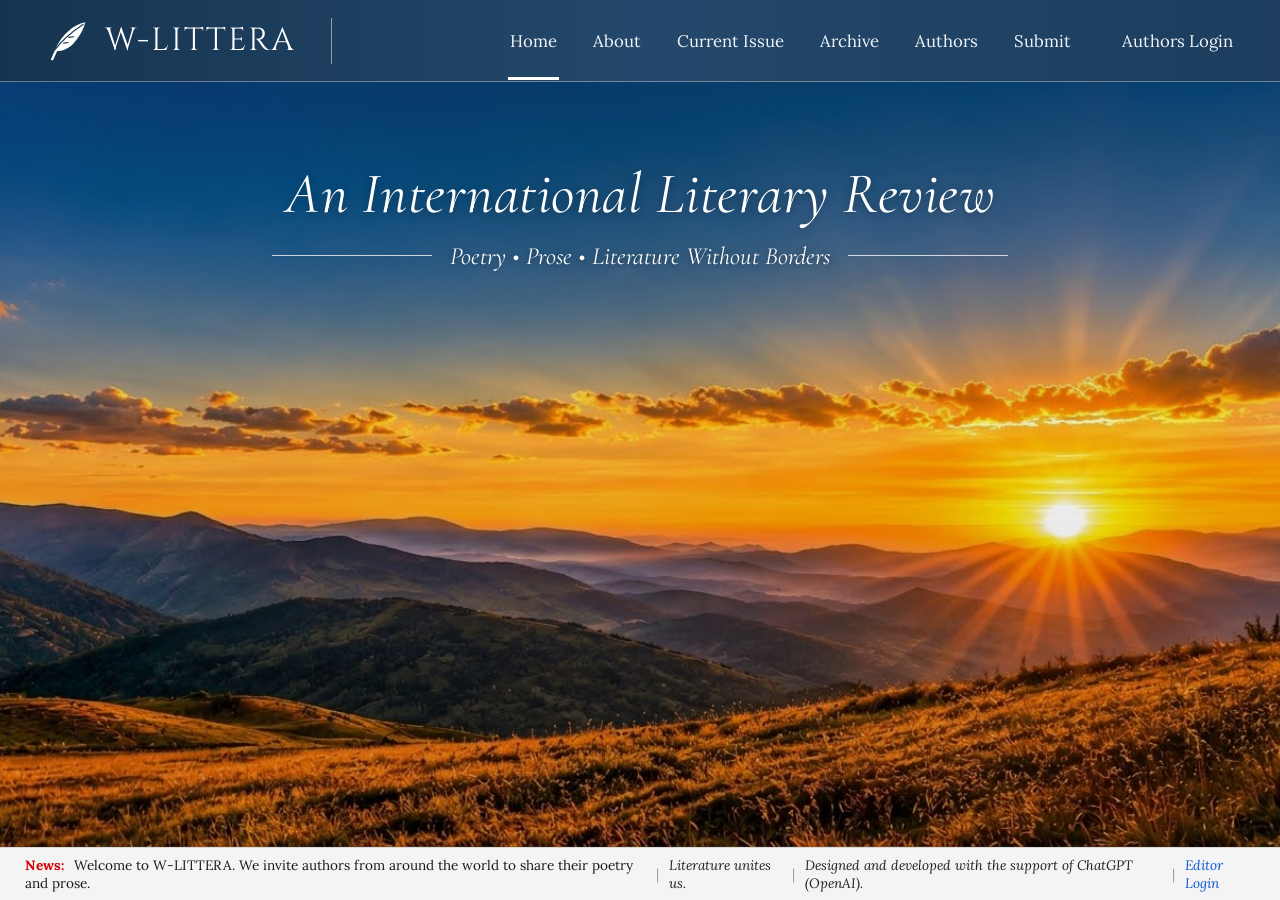
<file: index.html>
<!DOCTYPE html>
<html lang="ro">
<head>
    <meta charset="UTF-8">
    <meta name="viewport" content="width=device-width, initial-scale=1.0">
    <title>W-LITTERA | An International Literary Review</title>
    <!-- Fonturi Google similare cu cele din imagine -->
    <link rel="preconnect" href="https://googleapis.com">
    <link rel="preconnect" href="https://gstatic.com" crossorigin>
    <link href="https://fonts.googleapis.com/css2?family=Cinzel:wght@400;600&family=Cormorant+Garamond:ital,wght@0,400;0,600;1,400&family=Lora:ital,wght@0,400;0,500;1,400&display=swap" rel="stylesheet">
    <link rel="stylesheet" href="style.css">
</head>
<body>

    <!-- Bara de navigare (Header) -->
    <header class="navbar">
        <div class="logo-container">
            <!-- Iconiță pană de scris (SVG) -->
            <svg class="quill-icon" viewBox="0 0 64 64" fill="none" xmlns="http://www.w3.org/2000/svg">
                <path d="M56 6C42 8 24 22 14 44L8 58L11 59L17 46C22 46 31 44 39 36C48 27 54 15 56 6Z" fill="white"/>
                <path d="M14 44C23 32 36 20 53 9" stroke="#183856" stroke-width="1.5" stroke-linecap="round"/>
                <path d="M26 35L32 34M33 27L40 26" stroke="#183856" stroke-width="1.5" stroke-linecap="round"/>
            </svg>
            <span class="logo-text">W-LITTERA</span>
        </div>

        <div class="header-divider"></div>

        <nav class="nav-links">
            <a href="#" class="active">Home</a>
            <a href="#">About</a>
            <a href="#">Current Issue</a>
            <a href="#">Archive</a>
            <a href="#">Authors</a>
            <a href="submit.html">Submit</a>
            <a href="#" class="authors-login">Authors Login</a>
        </nav>
    </header>

    <!-- Secțiunea principală (Hero cu răsărit) -->
    <main class="hero-section">
        <div class="hero-overlay"></div>
        <div class="hero-content">
            <h1 class="main-title">An International Literary Review</h1>
            <div class="subtitle-wrapper">
                <span class="line"></span>
                <p class="subtitle">Poetry &bull; Prose &bull; Literature Without Borders</p>
                <span class="line"></span>
            </div>
        </div>
    </main>

    <!-- Bara de jos (Footer / News ticker) -->
    <footer class="bottom-bar">
        <div class="news-item">
            <span class="news-label">News:</span>
            Welcome to W-LITTERA. We invite authors from around the world to share their poetry and prose.
        </div>
        <div class="footer-sep">|</div>
        <div class="footer-italic">Literature unites us.</div>
        <div class="footer-sep">|</div>
        <div class="footer-italic">Designed and developed with the support of ChatGPT (OpenAI).</div>
        <div class="footer-sep">|</div>
        <div class="editor-login">
            <a href="#">Editor Login</a>
        </div>
    </footer>

</body>
</html>
</file>
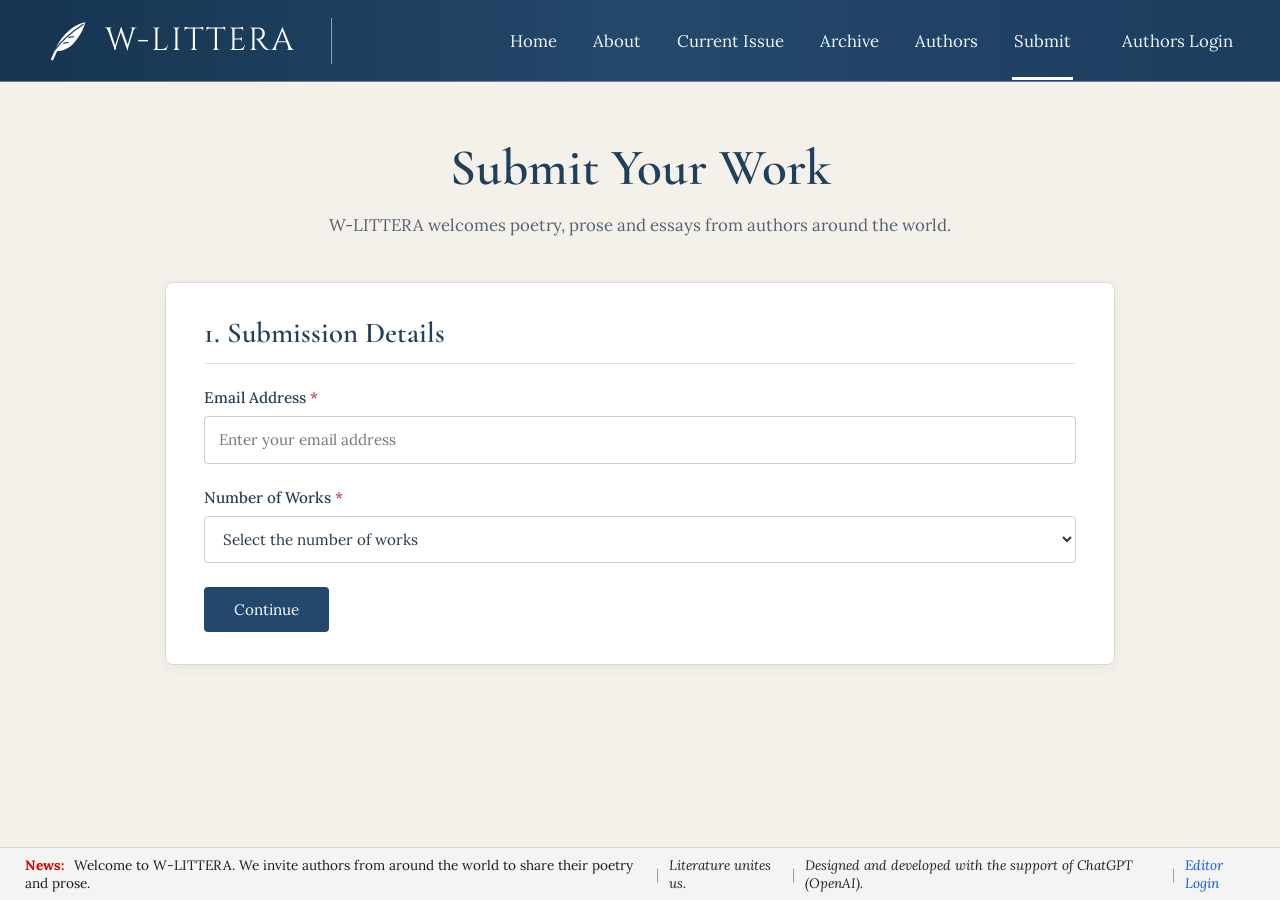
<file: submit.html>
<!DOCTYPE html>
<html lang="en">
<head>
    <meta charset="UTF-8">
    <meta name="viewport" content="width=device-width, initial-scale=1.0">

    <title>Submit Your Work | W-LITTERA</title>

    <link rel="preconnect" href="https://fonts.googleapis.com">
    <link rel="preconnect" href="https://fonts.gstatic.com" crossorigin>

    <link href="https://fonts.googleapis.com/css2?family=Cinzel:wght@400;600&family=Cormorant+Garamond:ital,wght@0,400;0,600;1,400&family=Lora:ital,wght@0,400;0,500;1,400&display=swap" rel="stylesheet">

    <link rel="stylesheet" href="style.css">
    <link rel="stylesheet" href="submit.css">
</head>

<body>

    <!-- HEADER -->
    <header class="navbar">

        <div class="logo-container">

            <svg class="quill-icon"
                 viewBox="0 0 64 64"
                 fill="none"
                 xmlns="http://www.w3.org/2000/svg">

                <path d="M56 6C42 8 24 22 14 44L8 58L11 59L17 46C22 46 31 44 39 36C48 27 54 15 56 6Z"
                      fill="white"/>

                <path d="M14 44C23 32 36 20 53 9"
                      stroke="#183856"
                      stroke-width="1.5"
                      stroke-linecap="round"/>

                <path d="M26 35L32 34M33 27L40 26"
                      stroke="#183856"
                      stroke-width="1.5"
                      stroke-linecap="round"/>

            </svg>

            <span class="logo-text">W-LITTERA</span>

        </div>

        <div class="header-divider"></div>

        <nav class="nav-links">
            <a href="index.html">Home</a>
            <a href="#">About</a>
            <a href="#">Current Issue</a>
            <a href="#">Archive</a>
            <a href="#">Authors</a>
            <a href="submit.html" class="active">Submit</a>
            <a href="#" class="authors-login">Authors Login</a>
        </nav>

    </header>


    <!-- MAIN CONTENT -->
    <main class="submit-main">

        <div class="submit-container">

            <div class="submit-heading">
                <h1>Submit Your Work</h1>

                <p>
                    W-LITTERA welcomes poetry, prose and essays
                    from authors around the world.
                </p>
            </div>


            <!-- PART 1: EMAIL AND NUMBER OF WORKS -->
            <section class="form-section">

                <h2>1. Submission Details</h2>

                <form id="initialForm">

                    <div class="form-group">

                        <label for="authorEmail">
                            Email Address <span class="required">*</span>
                        </label>

                        <input
                            type="email"
                            id="authorEmail"
                            name="email"
                            placeholder="Enter your email address"
                            autocomplete="email"
                            required
                        >

                    </div>


                    <div class="form-group">

                        <label for="workCount">
                            Number of Works <span class="required">*</span>
                        </label>

                        <select id="workCount" name="workCount" required>

                            <option value="">Select the number of works</option>
                            <option value="1">1 work</option>
                            <option value="2">2 works</option>
                            <option value="3">3 works</option>
                            <option value="4">4 works</option>

                        </select>

                    </div>


                    <button type="button" id="continueButton" class="primary-button">
                        Continue
                    </button>

                </form>

            </section>



            <!-- PARTS 2 AND 3 -->
            <div id="submissionDetails" hidden>


                <!-- PART 2: AUTHOR INFORMATION -->
                <section class="form-section">

                    <h2>2. Author Information</h2>

                    <p class="section-description">
                        Please provide your author information.
                       If you have submitted work to W-LITTERA before, 
                        your author information will be retrieved automatically using your email address. 
                        You may update your biography and photograph when submitting new work.
                    </p>


                    <div class="form-group">

                        <label for="firstName">
                            First Name <span class="required">*</span>
                        </label>

                        <input
                            type="text"
                            id="firstName"
                            name="firstName"
                            autocomplete="given-name"
                            required
                        >

                    </div>


                    <div class="form-group">

                        <label for="lastName">
                            Last Name <span class="required">*</span>
                        </label>

                        <input
                            type="text"
                            id="lastName"
                            name="lastName"
                            autocomplete="family-name"
                            required
                        >

                    </div>


                    <div class="form-group">

    <label for="biography">
        Author Biography <span class="required">*</span>
    </label>

    <p class="field-instruction">
        Your biography is required and must not exceed 80 words.
    </p>

    <textarea
        id="biography"
        name="biography"
        rows="5"
        placeholder="Write a short author biography..."
        required
    ></textarea>

    <div class="word-counter" id="biographyCounter">
        0 / 80 words
    </div>

</div>
                    

        


                    <div class="form-group">

                        <label for="authorPhoto">
                            Author Photograph (Optional)
                        </label>

                        <p class="field-instruction">
                            If you upload a photograph, it may be displayed
                            publicly on the W-LITTERA website.
                        </p>

                        <input
                            type="file"
                            id="authorPhoto"
                            name="authorPhoto"
                            accept="image/jpeg,image/png,image/webp"
                        >
                        <div id="authorPhotoPreview"></div>
                        <p id="authorPhotoStatus" class="field-instruction"></p>

                           

                        
                        <label class="consent-label">

                            <input
                                type="checkbox"
                                id="photoConsent"
                                name="photoConsent"
                            >

                            I agree to the public display of my photograph
                            on the W-LITTERA website.

                        </label>

                    </div>

                </section>



                <!-- PART 3: WORKS -->
                <section class="form-section">

                    <h2>3. Submission of Works</h2>

                    <p class="section-description">
                        Please complete a separate form for each work.
                    </p>

                    <div class="important-notice">

                        <strong>Important – Title of the Work</strong>

                        <p>
                            Please enter the title of your work in the
                            designated Title field only. Do not repeat
                            the title at the beginning of the submitted text.
                        </p>

                    </div>

                    <div id="worksContainer"></div>

                </section>


                <div class="submit-actions">

                    <button type="submit"
                            form="worksForm"
                            class="primary-button">
                        Submit Works
                    </button>

                </div>

            </div>

        </div>

    </main>



    <!-- FORM USED FOR VALIDATION -->
    <form id="worksForm" hidden></form>



    <!-- FOOTER -->
    <footer class="bottom-bar">

        <div class="news-item">

            <span class="news-label">News:</span>

            Welcome to W-LITTERA. We invite authors from around
            the world to share their poetry and prose.

        </div>

        <div class="footer-sep">|</div>

        <div class="footer-italic">
            Literature unites us.
        </div>

        <div class="footer-sep">|</div>

        <div class="footer-italic">
            Designed and developed with the support of ChatGPT (OpenAI).
        </div>

        <div class="footer-sep">|</div>

        <div class="editor-login">
            <a href="#">Editor Login</a>
        </div>

    </footer>



    <!-- TEMPORARY FRONTEND INTERACTION -->
    <script>

        const initialForm = document.getElementById("initialForm");
        const continueButton = document.getElementById("continueButton");

        const submissionDetails =
            document.getElementById("submissionDetails");

        const worksContainer =
            document.getElementById("worksContainer");

        const worksForm =
            document.getElementById("worksForm");
       
        // Store the ID of the author retrieved from the database.
            let currentAuthorId = null;

        // Count words, ignoring repeated spaces and line breaks.
        function countWords(text) {

            const trimmed = text.trim();

            if (!trimmed) {
                return 0;
            }

            return trimmed.split(/\s+/u).length;
        }


        // Create one work form for each selected work.
        function createWorkForms(numberOfWorks) {

            worksContainer.innerHTML = "";

            for (let i = 1; i <= numberOfWorks; i++) {

                const workSection = document.createElement("div");

                workSection.className = "work-card";

                workSection.innerHTML = `

                    <h3>Work ${i}</h3>

                    <div class="form-group">

                        <label for="workType${i}">
                            Work Type <span class="required">*</span>
                        </label>

                        <select id="workType${i}" required>

                            <option value="">Select work type</option>
                            <option value="poetry">Poetry</option>
                            <option value="prose">Prose</option>
                            <option value="essay">Essay</option>

                        </select>

                    </div>


                    <div class="form-group">

                        <label for="workTitle${i}">
                            Title <span class="required">*</span>
                        </label>

                        <input
                            type="text"
                            id="workTitle${i}"
                            required
                            placeholder="Enter the title of your work"
                        >

                    </div>


                    <div class="form-group">

                        <label for="workText${i}">
                            Full Text <span class="required">*</span>
                        </label>

                        <p class="field-instruction">
                            Each work must not exceed 1,000 words.
                        </p>

                        <textarea
                            id="workText${i}"
                            rows="10"
                            required
                            placeholder="Enter the full text of your work..."
                        ></textarea>

                        <div class="word-counter"
                             id="workCounter${i}">
                            0 / 1,000 words
                        </div>

                    </div>

                `;

                worksContainer.appendChild(workSection);


                const textArea =
                    document.getElementById(`workText${i}`);

                const counter =
                    document.getElementById(`workCounter${i}`);


                textArea.addEventListener("input", function () {

                    const words = countWords(this.value);

                    counter.textContent =
                        `${words.toLocaleString()} / 1,000 words`;

                    counter.classList.toggle(
                        "limit-exceeded",
                        words > 1000
                    );

                });

            }

        }


        // Display author information and the selected work forms.
       // Display author information after looking up the email.
continueButton.addEventListener("click", async function () {

    if (!initialForm.reportValidity()) {
        return;
    }

    const email = document.getElementById("authorEmail").value.trim();

    const numberOfWorks =
        Number(document.getElementById("workCount").value);

    continueButton.disabled = true;
    continueButton.textContent = "Please wait...";

    try {

        const response = await fetch(
            "https://w-littera-api.novaelitterature.workers.dev/author-lookup",
            {
                method: "POST",
                headers: {
                    "Content-Type": "application/json"
                },
                body: JSON.stringify({ email: email })
            }
        );

        const data = await response.json();

        if (!response.ok || !data.success) {
            throw new Error("Author lookup failed.");
        }

        const author = data.author;
        currentAuthorId = author ? author.id : null;
        
        // Fill author information if the email already exists.
        document.getElementById("firstName").value =
            author ? author.first_name : "";

        document.getElementById("lastName").value =
            author ? author.last_name : "";

        biography.value =
            author ? (author.biography || "") : "";

        // Update biography word counter.
        const biographyWords = countWords(biography.value);

        biographyCounter.textContent =
            `${biographyWords} / 80 words`;

        biographyCounter.classList.toggle(
            "limit-exceeded",
            biographyWords > 80
        );

        // Reset the photo preview.
        const photoPreview =
            document.getElementById("authorPhotoPreview");

        photoPreview.replaceChildren();

       // Reset the photo upload field and its processing state.
authorPhoto.value = "";
processedAuthorPhoto = null;
uploadedAuthorPhotoUrl = null;
authorPhotoStatus.textContent = "";
photoConsent.required = false;

        // Display the existing public photograph, if available.
        if (author && author.photo_url) {

            const image = document.createElement("img");

            image.src = author.photo_url;
            image.alt = "Current author photograph";
            image.style.maxWidth = "180px";
            image.style.height = "auto";

            const caption = document.createElement("p");

            caption.textContent = "Current author photograph:";

            photoPreview.appendChild(caption);
            photoPreview.appendChild(image);
        }

        // Restore the existing photo consent.
        photoConsent.checked =
            Boolean(author && author.photo_public_consent === 1);

        photoConsent.required = false;

        // Create the selected work forms.
        createWorkForms(numberOfWorks);

        submissionDetails.hidden = false;

        submissionDetails.scrollIntoView({
            behavior: "smooth",
            block: "start"
        });

    } catch (error) {

        alert(
            "We could not retrieve the author information. " +
            "Please try again."
        );

    } finally {

        continueButton.disabled = false;
        continueButton.textContent = "Continue";

    }

});

        // Biography word counter.
        const biography =
            document.getElementById("biography");

        const biographyCounter =
            document.getElementById("biographyCounter");


        biography.addEventListener("input", function () {

            const words = countWords(this.value);

            biographyCounter.textContent =
                `${words} / 80 words`;

            biographyCounter.classList.toggle(
                "limit-exceeded",
                words > 80
            );

        });


        
// Photograph processing.
const authorPhoto =
    document.getElementById("authorPhoto");

const photoConsent =
    document.getElementById("photoConsent");

const authorPhotoStatus =
    document.getElementById("authorPhotoStatus");

// The processed photograph will be used later for GitHub upload.
let processedAuthorPhoto = null;
let uploadedAuthorPhotoUrl = null;

const MAX_PHOTO_SIZE = 3 * 1024 * 1024;
const MAX_PHOTO_DIMENSION = 800;


// Resize and compress a photograph into JPEG.
async function compressAuthorPhoto(file) {

    if (!["image/jpeg", "image/png", "image/webp"].includes(file.type)) {
        throw new Error("Please select a JPEG, PNG or WebP image.");
    }

    const bitmap = await createImageBitmap(file);

    try {

        const scale = Math.min(
            1,
            MAX_PHOTO_DIMENSION / Math.max(bitmap.width, bitmap.height)
        );

        const width = Math.round(bitmap.width * scale);
        const height = Math.round(bitmap.height * scale);

        const canvas = document.createElement("canvas");

        canvas.width = width;
        canvas.height = height;

        const context = canvas.getContext("2d");

        // JPEG does not support transparency.
        context.fillStyle = "#ffffff";
        context.fillRect(0, 0, width, height);

        context.drawImage(bitmap, 0, 0, width, height);

        const qualities = [0.85, 0.75, 0.65, 0.55, 0.45];

        for (const quality of qualities) {

            const blob = await new Promise((resolve, reject) => {

                canvas.toBlob(
                    result => result
                        ? resolve(result)
                        : reject(new Error("Image compression failed.")),
                    "image/jpeg",
                    quality
                );

            });

            if (blob.size <= MAX_PHOTO_SIZE) {

                const filename =
                    file.name.replace(/\.[^.]+$/, "") + ".jpg";

                return new File(
                    [blob],
                    filename,
                    {
                        type: "image/jpeg",
                        lastModified: Date.now()
                    }
                );
            }
        }

        throw new Error(
            "The photograph could not be reduced to 3 MB. " +
            "Please select another image."
        );

    } finally {

        bitmap.close();

    }
}

    // Upload the processed author photograph to GitHub.
async function uploadAuthorPhoto() {

    if (!processedAuthorPhoto) {
        return null;
    }

    const arrayBuffer = await processedAuthorPhoto.arrayBuffer();

    const bytes = new Uint8Array(arrayBuffer);

    let binary = "";

    for (let i = 0; i < bytes.length; i++) {
        binary += String.fromCharCode(bytes[i]);
    }

    const base64 = btoa(binary);

    const response = await fetch(
        "https://w-littera-api.novaelitterature.workers.dev/author-photo-upload",
        {
            method: "POST",
            headers: {
                "Content-Type": "application/json"
            },
            body: JSON.stringify({
                image: base64,
                filename: processedAuthorPhoto.name
            })
        }
    );

    const data = await response.json();

    if (!response.ok || !data.success || !data.photo_url) {
        throw new Error(
            data.error || "Photograph upload failed."
        );
    }

    return data.photo_url;
}

// Save or update the author information in D1.
async function saveAuthorInformation(photoUrl) {

    const response = await fetch(
        "https://w-littera-api.novaelitterature.workers.dev/author-save",
        {
            method: "POST",
            headers: {
                "Content-Type": "application/json"
            },
            body: JSON.stringify({
                first_name: document.getElementById("firstName").value.trim(),
                last_name: document.getElementById("lastName").value.trim(),
                email: document.getElementById("authorEmail").value.trim(),
                biography: biography.value.trim(),
                photo_url: photoUrl,
                photo_public_consent: photoUrl ? 1 : 0
            })
        }
    );

    const data = await response.json();

    if (!response.ok || !data.success || !data.author) {
        throw new Error(
            data.error || "Author information could not be saved."
        );
    }

    // Keep the database author ID for the work submission.
    currentAuthorId = data.author.id;

    return data.author;
}

// Submit the literary works to the Worker.
async function submitWorks() {

    if (!currentAuthorId) {
        throw new Error("Author information is missing.");
    }

    const numberOfWorks =
        Number(document.getElementById("workCount").value);

    const works = [];

    for (let i = 1; i <= numberOfWorks; i++) {

        works.push({
            work_type:
                document.getElementById(`workType${i}`).value,

            title:
                document.getElementById(`workTitle${i}`).value.trim(),

            content:
                document.getElementById(`workText${i}`).value.trim()
        });

    }

    const response = await fetch(
        "https://w-littera-api.novaelitterature.workers.dev/submit-works",
        {
            method: "POST",
            headers: {
                "Content-Type": "application/json"
            },
            body: JSON.stringify({
                author_id: currentAuthorId,
                email: document.getElementById("authorEmail").value.trim(),
                works: works
            })
        }
    );

    const data = await response.json();

    if (
        !response.ok ||
        !data.success ||
        data.saved_count !== works.length
    ) {
        throw new Error(
            data.error || "The works could not be submitted."
        );
    }

    return data;
}

        
// Process the selected photograph.
authorPhoto.addEventListener("change", async function () {
    uploadedAuthorPhotoUrl = null;
    processedAuthorPhoto = null;
    authorPhotoStatus.textContent = "";

    if (this.files.length === 0) {

        photoConsent.required = false;
        photoConsent.checked = false;

        return;
    }

    photoConsent.required = true;

    authorPhotoStatus.textContent =
        "Processing photograph. Please wait...";

    try {

        processedAuthorPhoto =
            await compressAuthorPhoto(this.files[0]);

        const sizeMB =
            (processedAuthorPhoto.size / (1024 * 1024)).toFixed(2);

        authorPhotoStatus.textContent =
            `Photograph ready: ${sizeMB} MB. ` +
            "Maximum dimensions: 800 px. Format: JPEG.";

    } catch (error) {

        processedAuthorPhoto = null;

        authorPhoto.value = "";

        photoConsent.required = false;
        photoConsent.checked = false;

        authorPhotoStatus.textContent = error.message;

    }

});
        


      

        
// Submit the complete form.
worksForm.addEventListener("submit", async function (event) {

    event.preventDefault();

    if (!initialForm.reportValidity()) {
        return;
    }

    // Validate all required fields.
    const requiredFields =
        submissionDetails.querySelectorAll(
            "input[required], select[required], textarea[required]"
        );

    for (const field of requiredFields) {
        if (!field.reportValidity()) {
            return;
        }
    }

    // Validate the biography.
    const biographyWords = countWords(biography.value);

    if (biographyWords > 80) {
        alert("The author biography cannot exceed 80 words.");
        biography.focus();
        return;
    }

    // Validate each work.
    const numberOfWorks =
        Number(document.getElementById("workCount").value);

    for (let i = 1; i <= numberOfWorks; i++) {

        const text =
            document.getElementById(`workText${i}`).value;

        if (countWords(text) > 1000) {
            alert(`Work ${i} exceeds the 1,000-word limit.`);
            document.getElementById(`workText${i}`).focus();
            return;
        }
    }

    // Make sure photograph processing has finished.
    if (authorPhoto.files.length > 0 && !processedAuthorPhoto) {
        alert("Please wait until photograph processing is complete.");
        return;
    }

    const submitButton =
        document.querySelector('.submit-actions button[type="submit"]');

    submitButton.disabled = true;
    submitButton.textContent = "Submitting...";

    try {

        // 1. Upload a new photograph, if selected.
       let photoUrl = null;

if (processedAuthorPhoto) {

    if (!uploadedAuthorPhotoUrl) {
        uploadedAuthorPhotoUrl = await uploadAuthorPhoto();
    }

    photoUrl = uploadedAuthorPhotoUrl;
}

        // 2. Save or update the author information.
        await saveAuthorInformation(photoUrl);

        // 3. Save all submitted works.
        const result = await submitWorks();

        alert(
            `Your works have been submitted successfully. ` +
            `${result.saved_count} work(s) received.`
        );

        submitButton.textContent = "Submitted";

    } catch (error) {

        console.error("Submission error:", error);

        alert(
            "We could not complete your submission. " +
            (error.message || "Please try again.")
        );

        submitButton.disabled = false;
        submitButton.textContent = "Submit Works";

    }

});

    </script>

</body>
</html>
</file>
<file: style.css>
/* Resetare de bază */
* {
    margin: 0;
    padding: 0;
    box-sizing: border-box;
}

body, html {
    height: 100%;
    font-family: 'Lora', Georgia, serif;
    color: #ffffff;
    overflow-x: hidden;
}

/* Structura generală pe toată înălțimea ecranului */
body {
    display: flex;
    flex-direction: column;
    min-height: 100vh;
}

/* --- HEADER / NAVBAR --- */
.navbar {
    background: linear-gradient(90deg, #163450 0%, #24486b 50%, #1c3d5e 100%);
    height: 82px;
    padding: 0 3.5%;
    display: flex;
    align-items: center;
    border-bottom: 1px solid rgba(255, 255, 255, 0.35);
    position: relative;
    z-index: 10;
}

.logo-container {
    display: flex;
    align-items: center;
    gap: 14px;
    padding-right: 35px;
}

.quill-icon {
    width: 46px;
    height: 46px;
}

.logo-text {
    font-family: 'Cinzel', serif;
    font-size: 2rem;
    letter-spacing: 2px;
    font-weight: 400;
    color: #ffffff;
}

.header-divider {
    width: 1px;
    height: 46px;
    background-color: rgba(255, 255, 255, 0.5);
    margin-right: auto;
}

.nav-links {
    display: flex;
    align-items: center;
    gap: 32px;
}

.nav-links a {
    color: #f0f4f8;
    text-decoration: none;
    font-size: 1.05rem;
    padding: 28px 2px;
    position: relative;
    transition: color 0.3s ease;
}

.nav-links a:hover {
    color: #ffffff;
}

/* Linia albă de sub elementul activ (Home) */
.nav-links a.active::after {
    content: '';
    position: absolute;
    bottom: 0;
    left: 0;
    width: 100%;
    height: 3px;
    background-color: #ffffff;
}

.nav-links a.authors-login {
    margin-left: 15px;
}

/* --- SECȚIUNEA HERO --- */
.hero-section {
    flex: 1;
    position: relative;
    /* Poți înlocui URL-ul de mai jos cu propria ta imagine salvată local (ex: url('rasarit.jpg')) */
    background-image: url('images/w-littera-banner.jpg');
    background-size: cover;
    background-position: center bottom;
    display: flex;
    justify-content: center;
    align-items: flex-start;
    padding-top: 8.5vh;
}

/* Umbră subtilă sus pentru ca textul alb să fie mereu lizibil */
.hero-overlay {
    position: absolute;
    inset: 0;
    background: linear-gradient(
        180deg,
        rgba(18, 52, 92, 0.38) 0%,
                                rgba(0, 0, 0, 0.05) 45%,
                                rgba(0, 0, 0, 0.15) 100%
    );
    pointer-events: none;
}

.hero-content {
    position: relative;
    z-index: 2;
    text-align: center;
    padding: 0 20px;
    max-width: 1000px;
    width: 100%;
}

.main-title {
    font-family: 'Cormorant Garamond', Georgia, serif;
    font-style: italic;
    font-weight: 400;
    font-size: clamp(2.4rem, 4.5vw, 3.8rem);
    color: #ffffff;
    text-shadow: 0 2px 10px rgba(0, 0, 0, 0.35);
    margin-bottom: 12px;
    letter-spacing: 0.5px;
}

.subtitle-wrapper {
    display: flex;
    align-items: center;
    justify-content: center;
    gap: 18px;
}

.subtitle-wrapper .line {
    height: 1px;
    width: 160px;
    max-width: 18vw;
    background-color: rgba(255, 255, 255, 0.75);
}

.subtitle {
    font-family: 'Cormorant Garamond', Georgia, serif;
    font-style: italic;
    font-size: clamp(1.15rem, 2vw, 1.55rem);
    color: #ffffff;
    text-shadow: 0 1px 6px rgba(0, 0, 0, 0.4);
    white-space: nowrap;
}

/* --- FOOTER / BARA DE JOS --- */
.bottom-bar {
    background-color: #f4f4f4;
    color: #1a1a1a;
    min-height: 44px;
    padding: 8px 25px;
    display: flex;
    align-items: center;
    justify-content: space-between;
    font-size: 0.85rem;
    border-top: 1px solid #d9d9d9;
    z-index: 10;
}

.news-label {
    color: #d60000;
    font-weight: 700;
    margin-right: 6px;
}

.footer-sep {
    color: #999999;
    margin: 0 10px;
}

.footer-italic {
    font-style: italic;
    color: #222222;
}

.editor-login a {
    color: #0b57d0;
    font-style: italic;
    text-decoration: none;
}

.editor-login a:hover {
    text-decoration: underline;
}

/* --- RESPONSIVE (pentru ecrane mai mici / mobil) --- */
@media (max-width: 1024px) {
    .navbar {
        flex-wrap: wrap;
        height: auto;
        padding: 15px 20px;
        justify-content: center;
        gap: 15px;
    }

    .header-divider {
        display: none;
    }

    .logo-container {
        padding-right: 0;
    }

    .nav-links {
        flex-wrap: wrap;
        justify-content: center;
        gap: 18px;
    }

    .nav-links a {
        padding: 8px 4px;
    }

    .bottom-bar {
        flex-direction: column;
        text-align: center;
        gap: 6px;
    }

    .footer-sep {
        display: none;
    }
}
</file>
<file: submit.css>
/* =========================================
   W-LITTERA - SUBMIT PAGE
   Stiluri specifice formularului Submit
   ========================================= */


/* MAIN PAGE */

.submit-main {
    flex: 1;
    width: 100%;
    background-color: #f4f1eb;
    color: #263746;
    padding: 55px 20px 70px;
}

.submit-container {
    width: 100%;
    max-width: 950px;
    margin: 0 auto;
}

#submissionDetails[hidden] {
    display: none;
}


/* PAGE HEADING */

.submit-heading {
    text-align: center;
    margin-bottom: 42px;
}

.submit-heading h1 {
    font-family: 'Cormorant Garamond', Georgia, serif;
    font-size: clamp(2.2rem, 4vw, 3.2rem);
    font-weight: 600;
    color: #203f5b;
    margin-bottom: 12px;
}

.submit-heading p {
    font-family: 'Lora', Georgia, serif;
    font-size: 1.05rem;
    line-height: 1.7;
    color: #56616b;
}


/* FORM SECTIONS */

.form-section {
    background-color: #ffffff;
    border: 1px solid #ddd8cf;
    border-radius: 8px;
    padding: 32px 38px;
    margin-bottom: 30px;
    box-shadow: 0 3px 12px rgba(25, 48, 68, 0.06);
}

.form-section h2 {
    font-family: 'Cormorant Garamond', Georgia, serif;
    font-size: 1.8rem;
    font-weight: 600;
    color: #203f5b;
    padding-bottom: 13px;
    margin-bottom: 24px;
    border-bottom: 1px solid #e4ded4;
}

.section-description {
    font-size: 0.95rem;
    line-height: 1.7;
    color: #626b73;
    margin-bottom: 24px;
}


/* FORM FIELDS */

.form-group {
    margin-bottom: 24px;
}

.form-group > label {
    display: block;
    font-family: 'Lora', Georgia, serif;
    font-size: 0.96rem;
    font-weight: 500;
    color: #263f55;
    margin-bottom: 9px;
}

.required {
    color: #b33b35;
}

.form-group input[type="text"],
.form-group input[type="email"],
.form-group select,
.form-group textarea {
    display: block;
    width: 100%;
    padding: 12px 14px;
    border: 1px solid #c9cdd0;
    border-radius: 4px;
    background-color: #ffffff;
    color: #263746;
    font-family: 'Lora', Georgia, serif;
    font-size: 0.95rem;
    line-height: 1.5;
    transition: border-color 0.2s ease,
                box-shadow 0.2s ease;
}

.form-group input:focus,
.form-group select:focus,
.form-group textarea:focus {
    outline: none;
    border-color: #315c7c;
    box-shadow: 0 0 0 3px rgba(49, 92, 124, 0.12);
}

.form-group textarea {
    resize: vertical;
    min-height: 110px;
}

.form-group input[type="file"] {
    display: block;
    max-width: 100%;
    color: #46545f;
    font-family: 'Lora', Georgia, serif;
    font-size: 0.9rem;
}

.field-instruction {
    font-size: 0.84rem;
    line-height: 1.5;
    color: #747d83;
    margin: 0 0 10px;
}


/* WORD COUNTERS */

.word-counter {
    margin-top: 8px;
    text-align: right;
    font-family: 'Lora', Georgia, serif;
    font-size: 0.82rem;
    color: #536b7d;
}

.word-counter.limit-exceeded {
    color: #b3261e;
    font-weight: 700;
}


/* PHOTO CONSENT */

.consent-label {
    display: flex;
    align-items: flex-start;
    gap: 10px;
    margin-top: 15px;
    color: #46545f;
    font-size: 0.88rem;
    line-height: 1.5;
    cursor: pointer;
}

.consent-label input {
    margin-top: 4px;
    flex-shrink: 0;
}


/* WORK CARDS */

.work-card {
    background-color: #faf9f6;
    border: 1px solid #dedbd4;
    border-radius: 6px;
    padding: 25px 28px;
    margin-top: 24px;
}

.work-card h3 {
    font-family: 'Cormorant Garamond', Georgia, serif;
    font-size: 1.55rem;
    font-weight: 600;
    color: #24486b;
    margin-bottom: 22px;
}


/* IMPORTANT NOTICE */

.important-notice {
    background-color: #f7f1e6;
    border-left: 4px solid #b18a4b;
    border-radius: 3px;
    padding: 17px 20px;
    margin: 22px 0;
    color: #514735;
}

.important-notice strong {
    display: block;
    font-size: 0.96rem;
    margin-bottom: 7px;
}

.important-notice p {
    font-size: 0.9rem;
    line-height: 1.6;
}


/* BUTTONS */

.primary-button {
    display: inline-block;
    border: none;
    border-radius: 4px;
    padding: 13px 30px;
    background-color: #24486b;
    color: #ffffff;
    font-family: 'Lora', Georgia, serif;
    font-size: 0.95rem;
    cursor: pointer;
    transition: background-color 0.2s ease;
}

.primary-button:hover {
    background-color: #163450;
}

.submit-actions {
    text-align: center;
    margin-top: 35px;
}


/* RESPONSIVE */

@media (max-width: 700px) {

    .submit-main {
        padding: 35px 14px 45px;
    }

    .submit-heading {
        margin-bottom: 30px;
    }

    .form-section {
        padding: 23px 18px;
    }

    .form-section h2 {
        font-size: 1.55rem;
    }

    .work-card {
        padding: 20px 16px;
    }

    .primary-button {
        width: 100%;
    }

}
</file>
